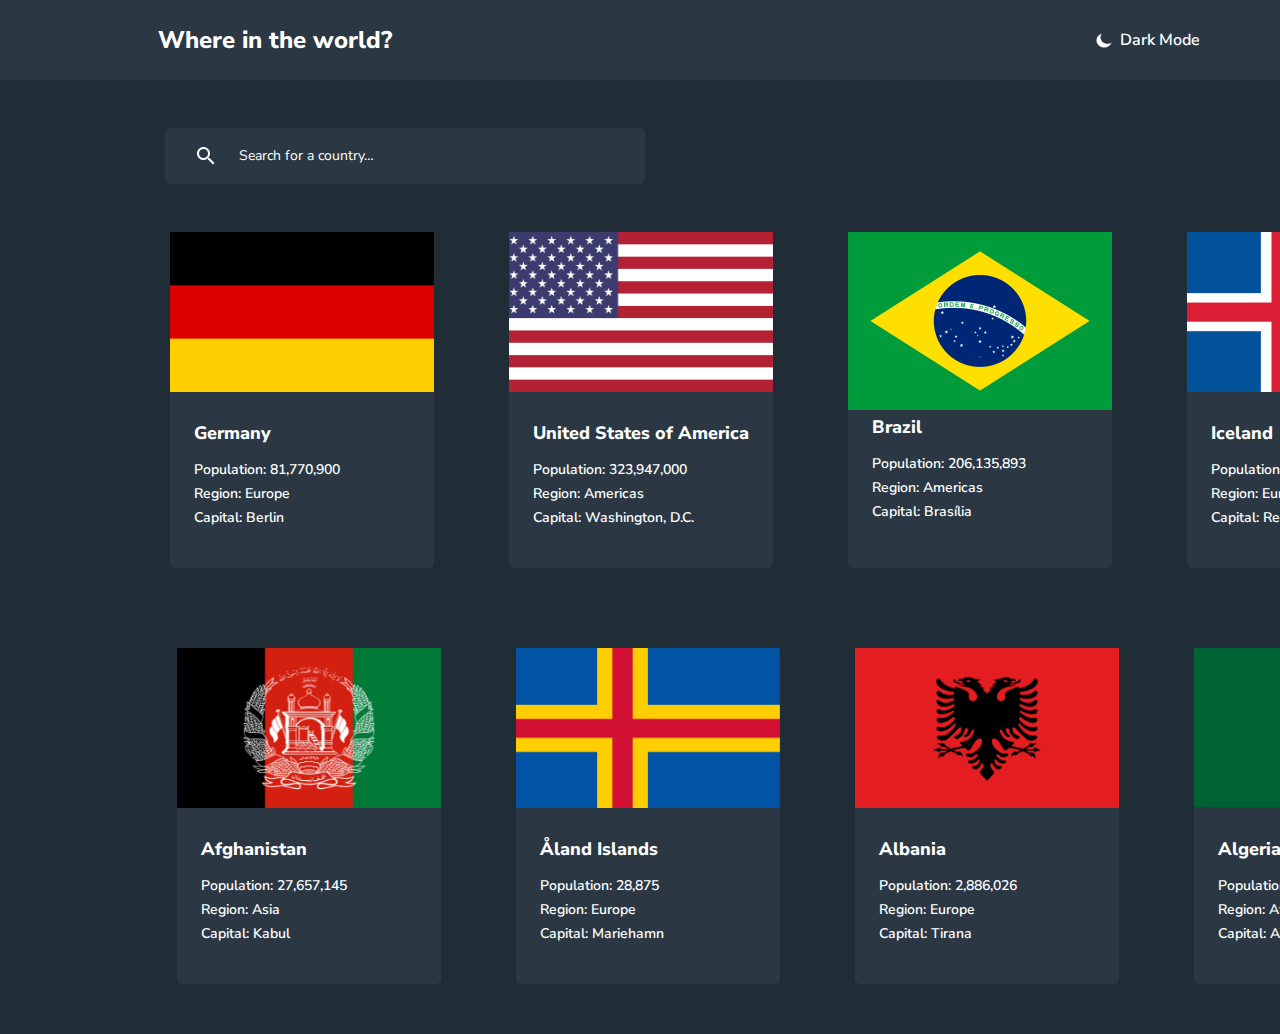
<file: index.html>
<!DOCTYPE html>
<html lang="en">

<head>
    <meta charset="UTF-8">
    <meta name="viewport" content="width=device-width, initial-scale=1.0">
    <title>Flags</title>
    <link rel="stylesheet" href="./style.css">
    <link rel="preconnect" href="https://fonts.googleapis.com">
    <link rel="preconnect" href="https://fonts.gstatic.com" crossorigin>
    <link
        href="https://fonts.googleapis.com/css2?family=Nunito+Sans:ital,opsz,wght@0,6..12,200..1000;1,6..12,200..1000&display=swap"
        rel="stylesheet">
</head>

<body>
    <header>
        <h1>Where in the world?</h1>
        <div class="dark_mode">
            <img src="./assets/icons/Path.png" alt="">
            <p class="dark_mode_txt">Dark Mode</p>
        </div>
    </header>
    <main>
        <div class="search_wrapper">
            <img src="./assets/icons/icon-search-white.png" alt="">
            <input placeholder="Search for a country…" type="text">
        </div>
        <div class="card_wrapper">


            <a href="./Germany/Germany.html">
                <div class="germany1">
                    <img class="germany_flag" src="./assets/img/My_fovorite_flag.png" alt="">
                    <p class="Bigest_text">Germany</p>
                    <div class="text_pace">
                        <p class="text_flag">Population: 81,770,900</p>
                        <p class="text_flag">Region: Europe</p>
                        <p class="text_flag">Capital: Berlin</p>
                    </div>
                </div>
            </a>

            <a href="./USA/USA.html">
                <div class="germany">
                    <img class="germany_flag" src="./assets/img/USA.png" alt="">
                    <p class="Bigest_text">United States of America</p>
                    <div class="text_pace">
                        <p class="text_flag">Population: 323,947,000</p>
                        <p class="text_flag">Region: Americas</p>
                        <p class="text_flag">Capital: Washington, D.C.</p>
                    </div>
                </div>
            </a>
            <a href="./Brazilian/Brazilian.html">
                <div class="germany">
                    <img class="germany_photo" src="./assets/img/Brazilian_phonk.png" alt="">
                    <p class="Bigest_text">Brazil</p>
                    <div class="text_pace">
                        <p class="text_flag">Population: 206,135,893</p>
                        <p class="text_flag">Region: Americas</p>
                        <p class="text_flag">Capital: Brasília</p>
                    </div>
                </div>
            </a>
            <a href="./IceLand/IceLand.html">
                <div class="germany">
                    <img class="germany_flag" src="./assets/img/IceLand.png" alt="">
                    <p class="Bigest_text">Iceland</p>
                    <div class="text_pace">
                        <p class="text_flag">Population: 334,300</p>
                        <p class="text_flag">Region: Europe</p>
                        <p class="text_flag">Capital: Reykjavík</p>
                    </div>
                </div>
            </a>
            <a href="./Afganistan/Afganistan.html">
                <div class="germany">
                    <img class="germany_flag" src="./assets/img/Afganistan.png" alt="">
                    <a class="Bigest_text">Afghanistan</a>
                    <div class="text_pace">
                        <p class="text_flag">Population: 27,657,145</p>
                        <p class="text_flag">Region: Asia</p>
                        <p class="text_flag">Capital: Kabul</p>
                    </div>
                </div>
            </a>
            <a href="./Aland/Aland.html">
                <div class="germany">
                    <img class="germany_flag" src="./assets/img/Aland.png" alt="">
                    <p class="Bigest_text">Åland Islands</p>
                    <div class="text_pace">
                        <p class="text_flag">Population: 28,875</p>
                        <p class="text_flag">Region: Europe</p>
                        <p class="text_flag">Capital: Mariehamn</p>
                    </div>
                </div>
            </a>
            <a href="./Albaina/Albina.html">
                <div class="germany">
                    <img class="germany_flag" src="./assets/img/Albania.png" alt="">
                    <p class="Bigest_text">Albania</p>
                    <div class="text_pace">
                        <p class="text_flag">Population: 2,886,026</p>
                        <p class="text_flag">Region: Europe</p>
                        <p class="text_flag">Capital: Tirana</p>
                    </div>
                </div>
            </a>
            <a href="./Algeria/Algeria.html">
                <div class="germany">
                    <img class="germany_flag" src="./assets/img/XZ.png" alt="">
                    <p class="Bigest_text">Algeria</p>
                    <div class="text_pace">
                        <p class="text_flag">Population: 40,400,000</p>
                        <p class="text_flag">Region: Africa</p>
                        <p class="text_flag">Capital: Algiers</p>
                    </div>
                </div>
        </div></a>

    </main>
</body>

</html>
</file>
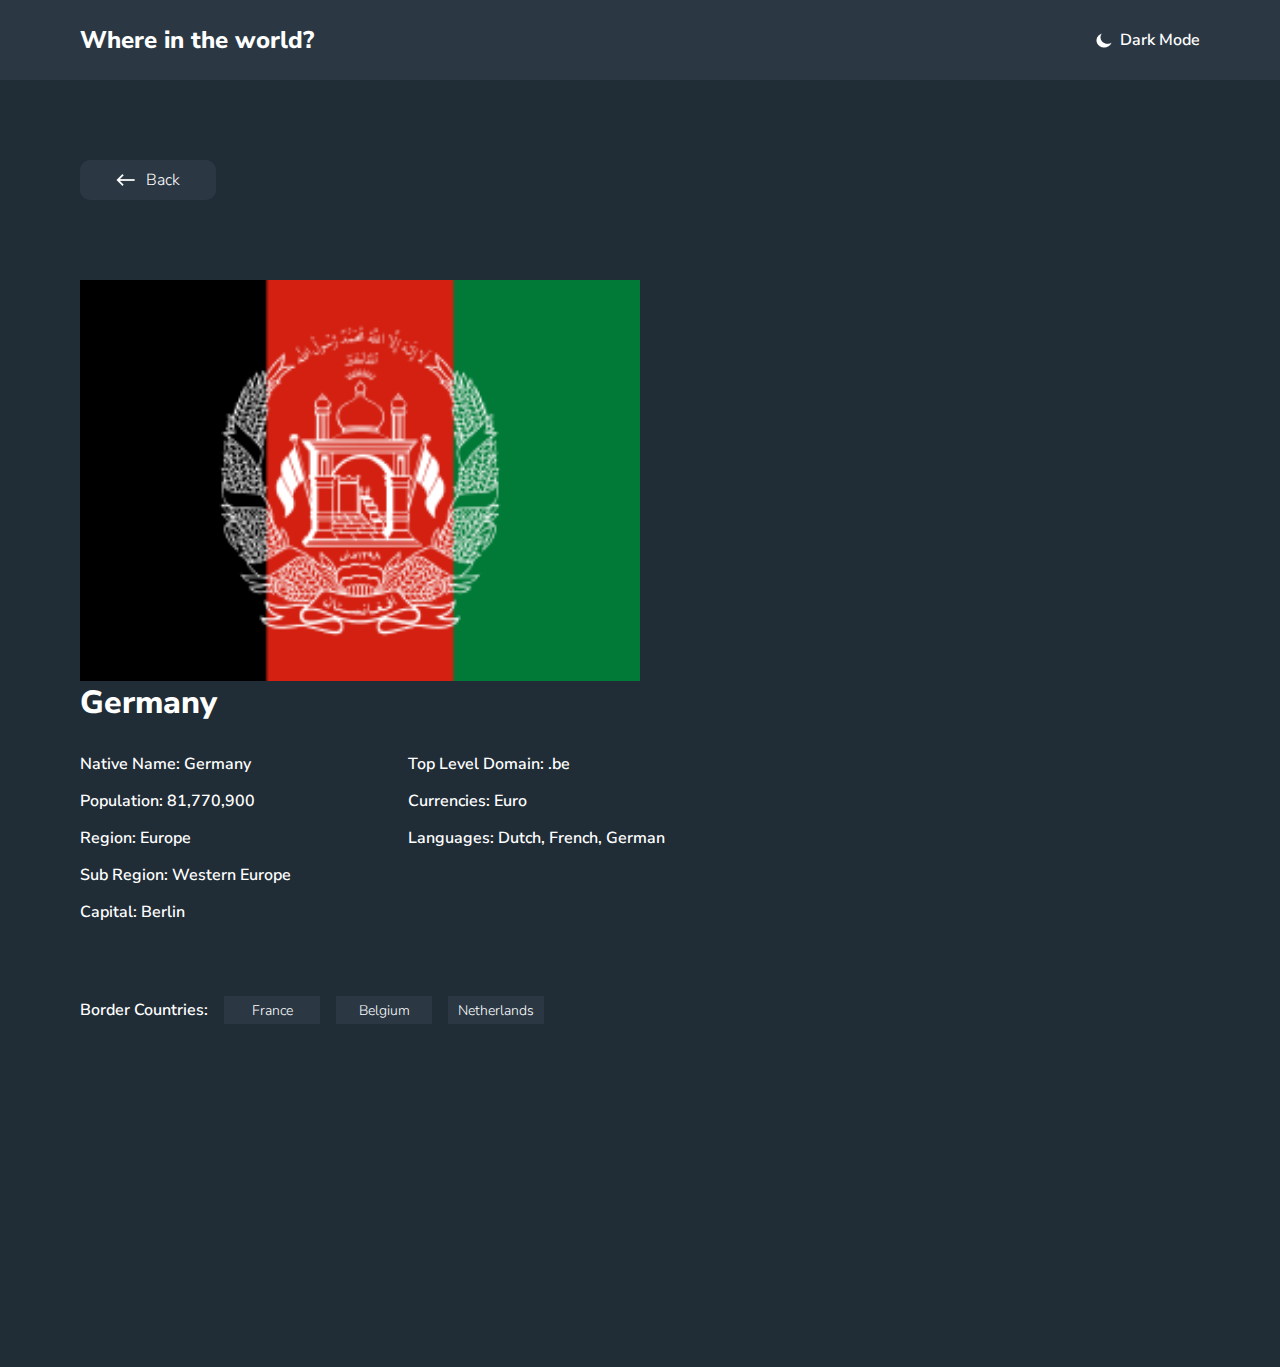
<file: Afganistan/Afganistan.html>
<!DOCTYPE html>
<html lang="en">

<head>
    <meta charset="UTF-8">
    <meta name="viewport" content="width=device-width, initial-scale=1.0">
    <title>Flags</title>
    <link rel="stylesheet" href="Afganistan.css">
    <link rel="preconnect" href="https://fonts.googleapis.com">
    <link rel="preconnect" href="https://fonts.gstatic.com" crossorigin>
    <link
        href="https://fonts.googleapis.com/css2?family=Nunito+Sans:ital,opsz,wght@0,6..12,200..1000;1,6..12,200..1000&display=swap"
        rel="stylesheet">
</head>

<body>
    <header>
        <h1>Where in the world?</h1>
        <div class="dark_mode">
            <img src="../assets/icons/Path.png" alt="">
            <p class="dark_mode_txt">Dark Mode</p>
        </div>
    </header>
    <main>
        <a href="../index.html">
            <button class="back_to_home_page"> <img src="../assets/icons/call-made.png" alt=""> Back</button>
        </a>
        <div class="all_in_one">
            <img class="flag_photo" src="../assets/img/Afganistan.png" alt="">
            <div class="wrapper_card">
                <p class="germany">Germany</p>
                <div class="IDK">
                    <div class="NPRSC">
                        <p class="german_text_ok">Native Name: Germany</p>
                        <p class="german_text_ok"> Population: 81,770,900</p>
                        <p class="german_text_ok"> Region: Europe</p>
                        <p class="german_text_ok"> Sub Region: Western Europe</p>
                        <p class="german_text_ok">Capital: Berlin</p>
                    </div>
                    <div class="TCL">
                        <p class="german_text_ok">Top Level Domain: .be</p>
                        <p class="german_text_ok">Currencies: Euro</p>
                        <p class="german_text_ok">Languages: Dutch, French, German</p>
                    </div>
                </div>
                <div class="BOXESIES">
                    <p class="border_countries">Border Countries: </p>
                    <div class="Boxes_button">
                        <button class="three_buttons">France</button>
                        <button class="three_buttons">Belgium</button>
                        <button class="three_buttons">Netherlands</button>
                    </div>
                </div>
            </div>
        </div>
    </main>
</body>

</html>
</file>
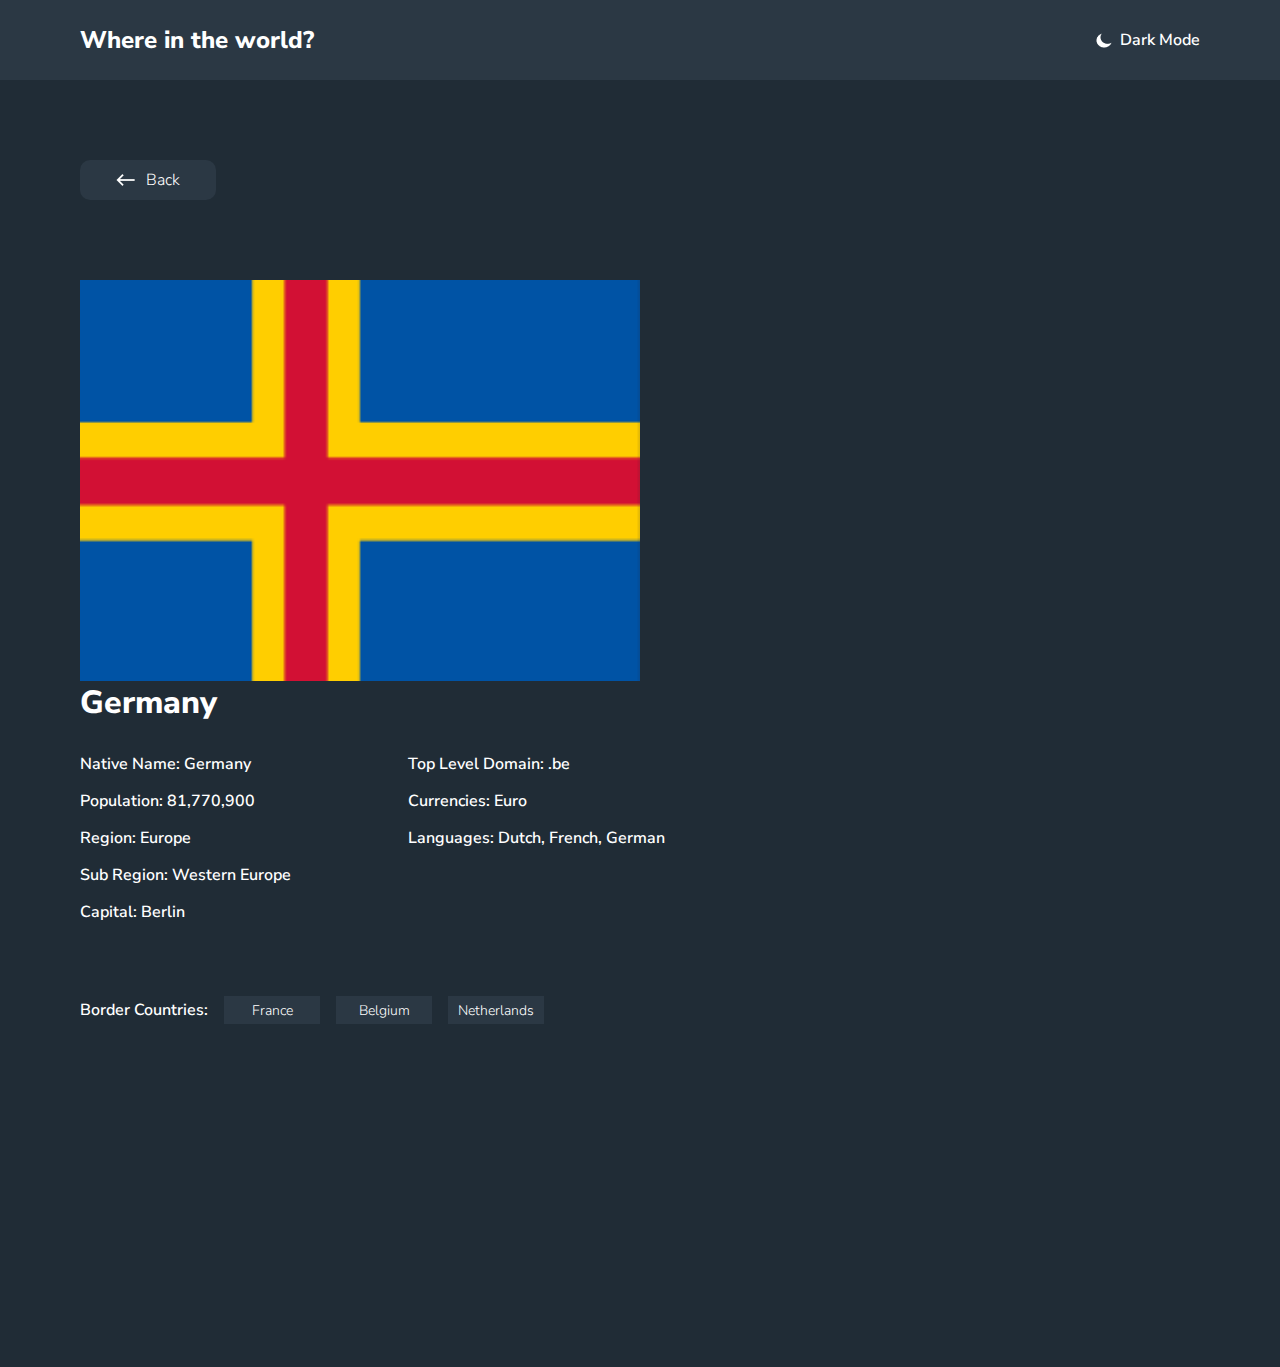
<file: Aland/Aland.html>
<!DOCTYPE html>
<html lang="en">

<head>
    <meta charset="UTF-8">
    <meta name="viewport" content="width=device-width, initial-scale=1.0">
    <title>Flags</title>
    <link rel="stylesheet" href="Aland.css">
    <link rel="preconnect" href="https://fonts.googleapis.com">
    <link rel="preconnect" href="https://fonts.gstatic.com" crossorigin>
    <link
        href="https://fonts.googleapis.com/css2?family=Nunito+Sans:ital,opsz,wght@0,6..12,200..1000;1,6..12,200..1000&display=swap"
        rel="stylesheet">
</head>

<body>
    <header>
        <h1>Where in the world?</h1>
        <div class="dark_mode">
            <img src="../assets/icons/Path.png" alt="">
            <p class="dark_mode_txt">Dark Mode</p>
        </div>
    </header>
    <main>
        <a href="../index.html">
            <button class="back_to_home_page"> <img src="../assets/icons/call-made.png" alt=""> Back</button>
        </a>
        <div class="all_in_one">
            <img class="flag_photo" src="../assets/img/Aland.png" alt="">
            <div class="wrapper_card">
                <p class="germany">Germany</p>
                <div class="IDK">
                    <div class="NPRSC">
                        <p class="german_text_ok">Native Name: Germany</p>
                        <p class="german_text_ok"> Population: 81,770,900</p>
                        <p class="german_text_ok"> Region: Europe</p>
                        <p class="german_text_ok"> Sub Region: Western Europe</p>
                        <p class="german_text_ok">Capital: Berlin</p>
                    </div>
                    <div class="TCL">
                        <p class="german_text_ok">Top Level Domain: .be</p>
                        <p class="german_text_ok">Currencies: Euro</p>
                        <p class="german_text_ok">Languages: Dutch, French, German</p>
                    </div>
                </div>
                <div class="BOXESIES">
                    <p class="border_countries">Border Countries: </p>
                    <div class="Boxes_button">
                        <button class="three_buttons">France</button>
                        <button class="three_buttons">Belgium</button>
                        <button class="three_buttons">Netherlands</button>
                    </div>
                </div>
            </div>
        </div>
    </main>
</body>

</html>
</file>
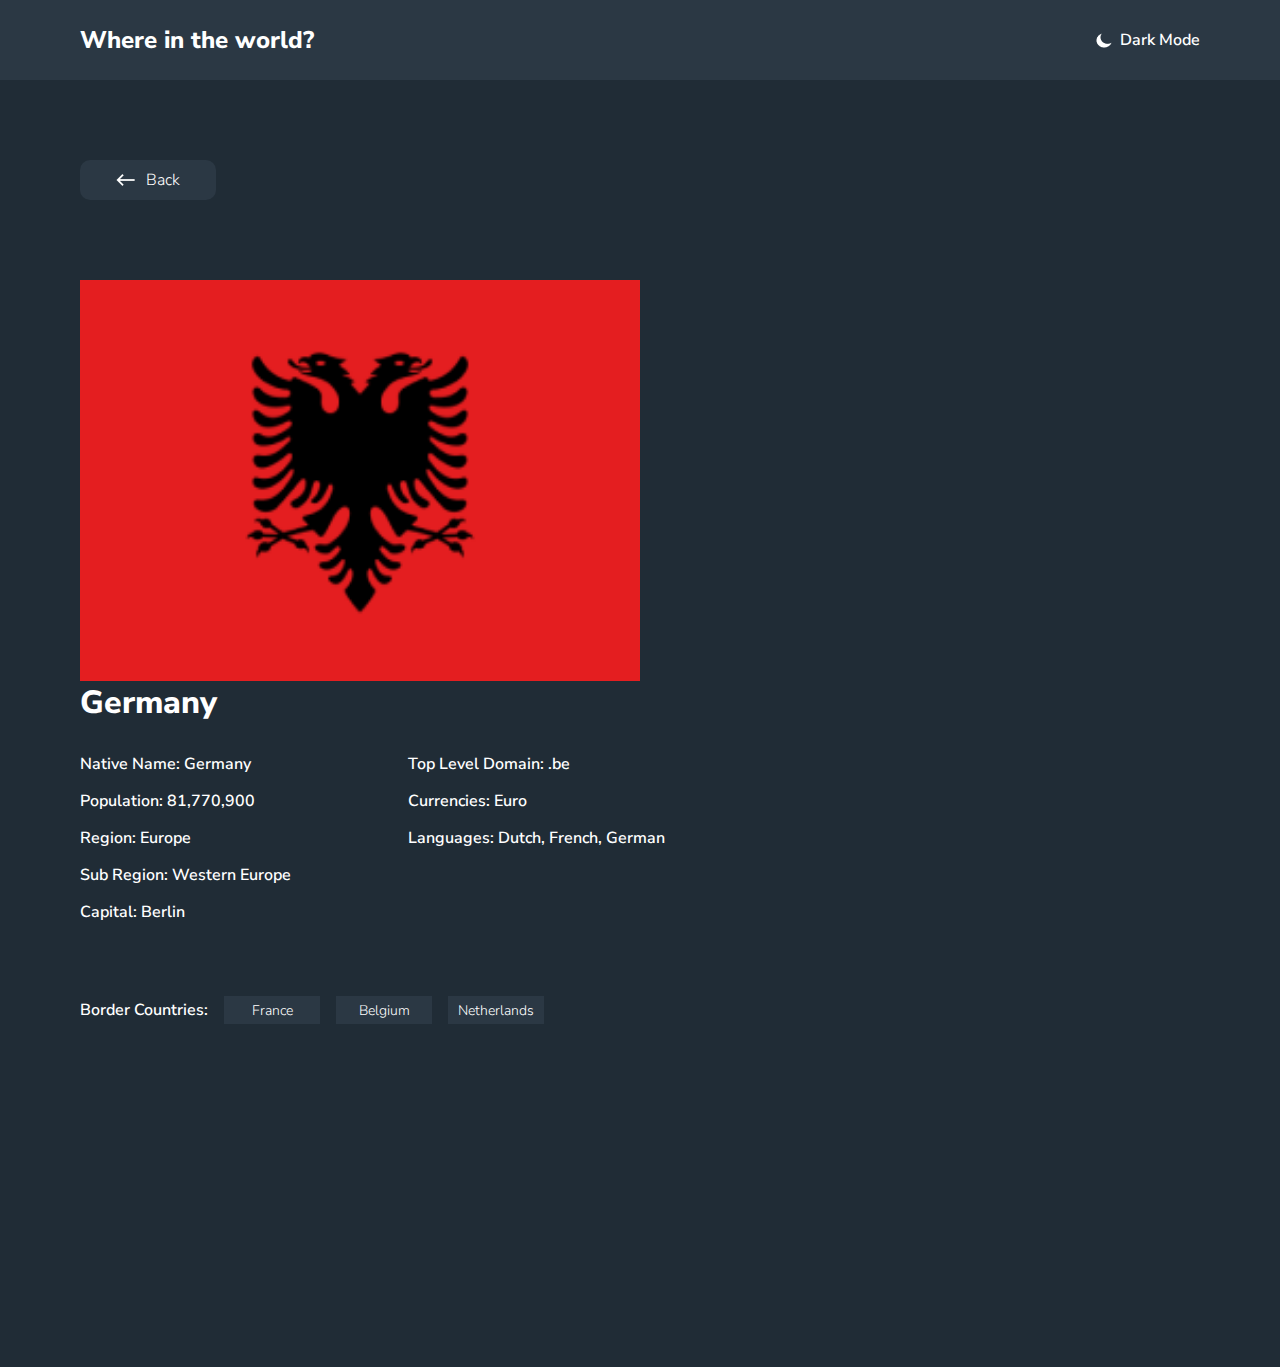
<file: Albaina/Albina.html>
<!DOCTYPE html>
<html lang="en">

<head>
    <meta charset="UTF-8">
    <meta name="viewport" content="width=device-width, initial-scale=1.0">
    <title>Flags</title>
    <link rel="stylesheet" href="Albina.css">
    <link rel="preconnect" href="https://fonts.googleapis.com">
    <link rel="preconnect" href="https://fonts.gstatic.com" crossorigin>
    <link
        href="https://fonts.googleapis.com/css2?family=Nunito+Sans:ital,opsz,wght@0,6..12,200..1000;1,6..12,200..1000&display=swap"
        rel="stylesheet">
</head>

<body>
    <header>
        <h1>Where in the world?</h1>
        <div class="dark_mode">
            <img src="../assets/icons/Path.png" alt="">
            <p class="dark_mode_txt">Dark Mode</p>
        </div>
    </header>
    <main>
        <a href="../index.html">
            <button class="back_to_home_page"> <img src="../assets/icons/call-made.png" alt=""> Back</button>
        </a>
        <div class="all_in_one">
            <img class="flag_photo" src="../assets/img/Albania.png" alt="">
            <div class="wrapper_card">
                <p class="germany">Germany</p>
                <div class="IDK">
                    <div class="NPRSC">
                        <p class="german_text_ok">Native Name: Germany</p>
                        <p class="german_text_ok"> Population: 81,770,900</p>
                        <p class="german_text_ok"> Region: Europe</p>
                        <p class="german_text_ok"> Sub Region: Western Europe</p>
                        <p class="german_text_ok">Capital: Berlin</p>
                    </div>
                    <div class="TCL">
                        <p class="german_text_ok">Top Level Domain: .be</p>
                        <p class="german_text_ok">Currencies: Euro</p>
                        <p class="german_text_ok">Languages: Dutch, French, German</p>
                    </div>
                </div>
                <div class="BOXESIES">
                    <p class="border_countries">Border Countries: </p>
                    <div class="Boxes_button">
                        <button class="three_buttons">France</button>
                        <button class="three_buttons">Belgium</button>
                        <button class="three_buttons">Netherlands</button>
                    </div>
                </div>
            </div>
        </div>
    </main>
</body>

</html>
</file>
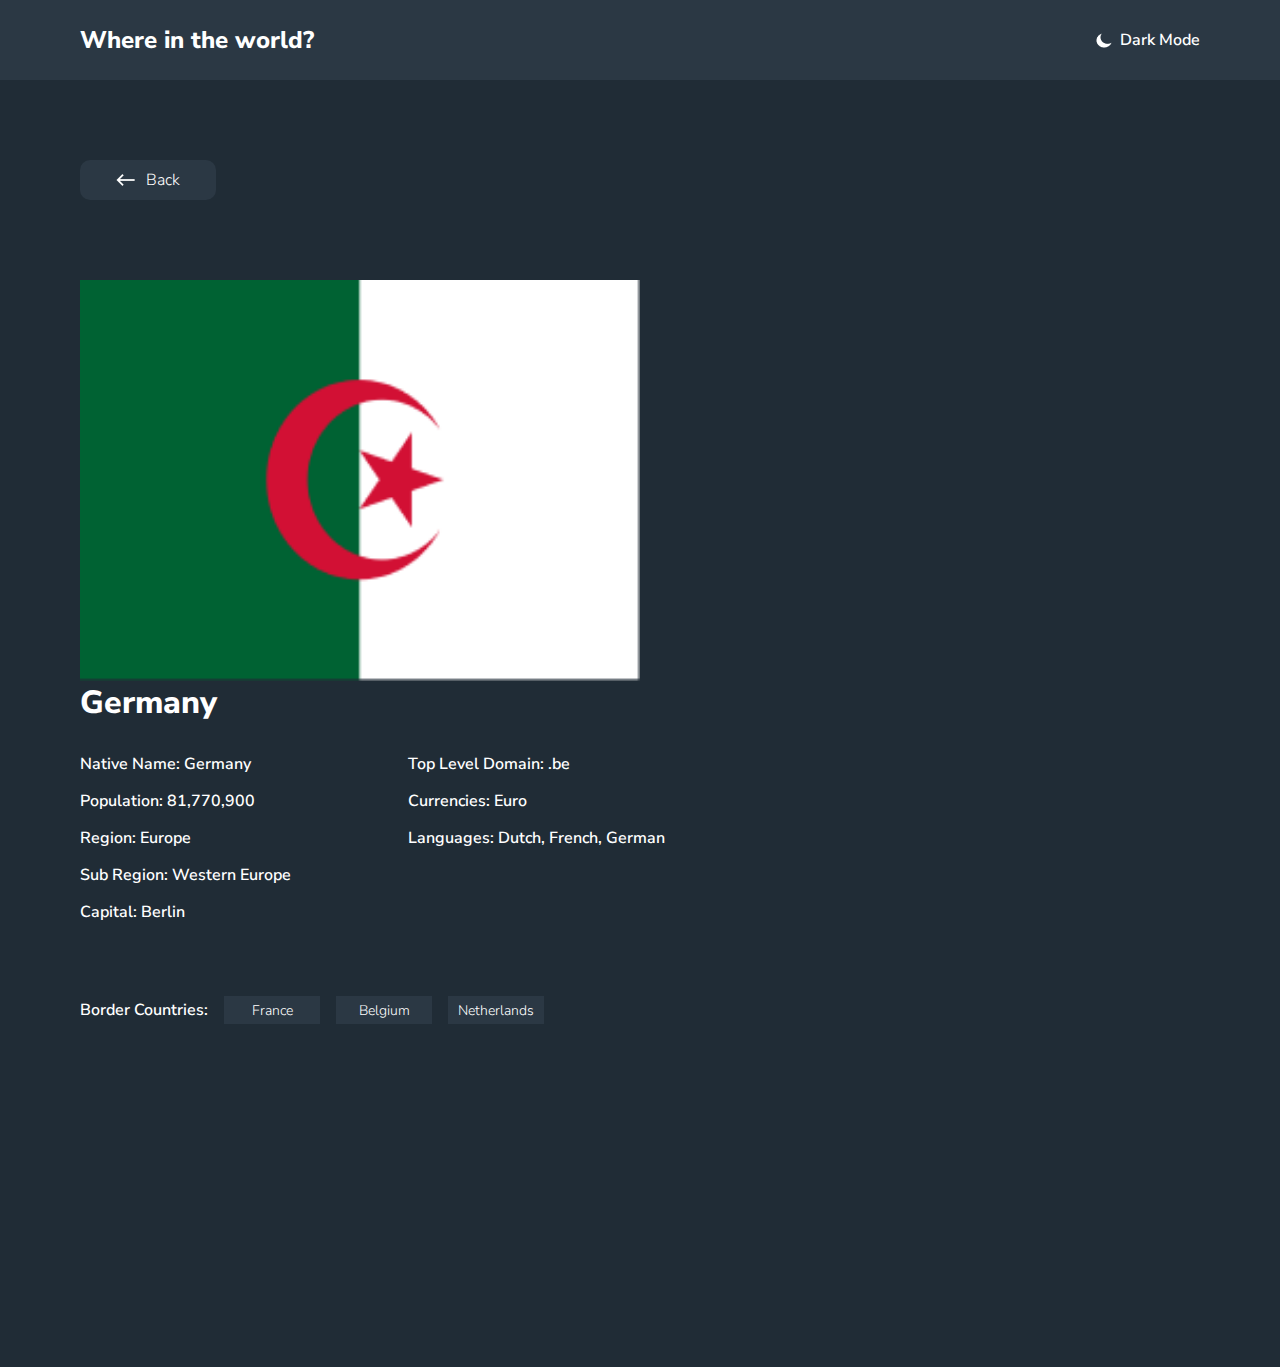
<file: Algeria/Algeria.html>
<!DOCTYPE html>
<html lang="en">

<head>
    <meta charset="UTF-8">
    <meta name="viewport" content="width=device-width, initial-scale=1.0">
    <title>Flags</title>
    <link rel="stylesheet" href="Algeria.css">
    <link rel="preconnect" href="https://fonts.googleapis.com">
    <link rel="preconnect" href="https://fonts.gstatic.com" crossorigin>
    <link
        href="https://fonts.googleapis.com/css2?family=Nunito+Sans:ital,opsz,wght@0,6..12,200..1000;1,6..12,200..1000&display=swap"
        rel="stylesheet">
</head>

<body>
    <header>
        <h1>Where in the world?</h1>
        <div class="dark_mode">
            <img src="../assets/icons/Path.png" alt="">
            <p class="dark_mode_txt">Dark Mode</p>
        </div>
    </header>
    <main>
        <a href="../index.html">
            <button class="back_to_home_page"> <img src="../assets/icons/call-made.png" alt=""> Back</button>
        </a>
        <div class="all_in_one">
            <img class="flag_photo" src="../assets/img/XZ.png" alt="">
            <div class="wrapper_card">
                <p class="germany">Germany</p>
                <div class="IDK">
                    <div class="NPRSC">
                        <p class="german_text_ok">Native Name: Germany</p>
                        <p class="german_text_ok"> Population: 81,770,900</p>
                        <p class="german_text_ok"> Region: Europe</p>
                        <p class="german_text_ok"> Sub Region: Western Europe</p>
                        <p class="german_text_ok">Capital: Berlin</p>
                    </div>
                    <div class="TCL">
                        <p class="german_text_ok">Top Level Domain: .be</p>
                        <p class="german_text_ok">Currencies: Euro</p>
                        <p class="german_text_ok">Languages: Dutch, French, German</p>
                    </div>
                </div>
                <div class="BOXESIES">
                    <p class="border_countries">Border Countries: </p>
                    <div class="Boxes_button">
                        <button class="three_buttons">France</button>
                        <button class="three_buttons">Belgium</button>
                        <button class="three_buttons">Netherlands</button>
                    </div>
                </div>
            </div>
        </div>
    </main>
</body>

</html>
</file>
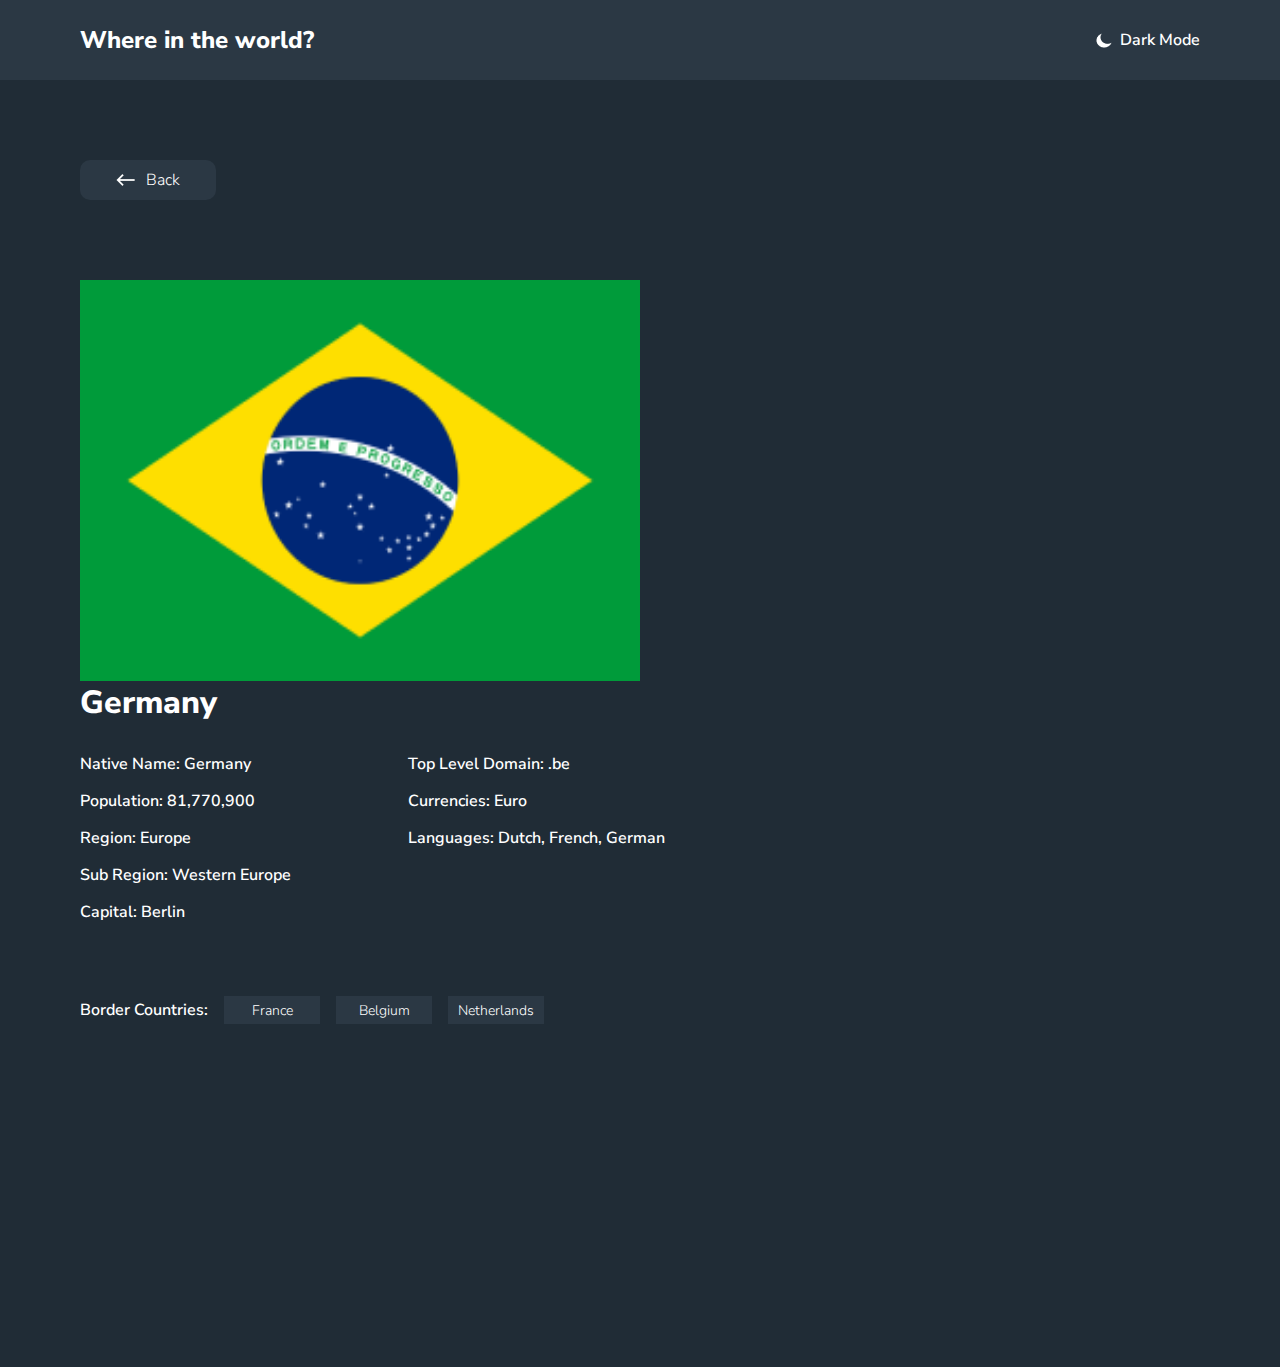
<file: Brazilian/Brazilian.html>
<!DOCTYPE html>
<html lang="en">

<head>
    <meta charset="UTF-8">
    <meta name="viewport" content="width=device-width, initial-scale=1.0">
    <title>Flags</title>
    <link rel="stylesheet" href="Brazilian.css">
    <link rel="preconnect" href="https://fonts.googleapis.com">
    <link rel="preconnect" href="https://fonts.gstatic.com" crossorigin>
    <link
        href="https://fonts.googleapis.com/css2?family=Nunito+Sans:ital,opsz,wght@0,6..12,200..1000;1,6..12,200..1000&display=swap"
        rel="stylesheet">
</head>

<body>
    <header>
        <h1>Where in the world?</h1>
        <div class="dark_mode">
            <img src="../assets/icons/Path.png" alt="">
            <p class="dark_mode_txt">Dark Mode</p>
        </div>
    </header>
    <main>
        <a href="../index.html">
            <button class="back_to_home_page"> <img src="../assets/icons/call-made.png" alt=""> Back</button>
        </a>
        <div class="all_in_one">
            <img class="flag_photo" src="../assets/img/Brazilian_phonk.png" alt="">
            <div class="wrapper_card">
                <p class="germany">Germany</p>
                <div class="IDK">
                    <div class="NPRSC">
                        <p class="german_text_ok">Native Name: Germany</p>
                        <p class="german_text_ok"> Population: 81,770,900</p>
                        <p class="german_text_ok"> Region: Europe</p>
                        <p class="german_text_ok"> Sub Region: Western Europe</p>
                        <p class="german_text_ok">Capital: Berlin</p>
                    </div>
                    <div class="TCL">
                        <p class="german_text_ok">Top Level Domain: .be</p>
                        <p class="german_text_ok">Currencies: Euro</p>
                        <p class="german_text_ok">Languages: Dutch, French, German</p>
                    </div>
                </div>
                <div class="BOXESIES">
                    <p class="border_countries">Border Countries: </p>
                    <div class="Boxes_button">
                        <button class="three_buttons">France</button>
                        <button class="three_buttons">Belgium</button>
                        <button class="three_buttons">Netherlands</button>
                    </div>
                </div>
            </div>
        </div>
    </main>
</body>

</html>
</file>
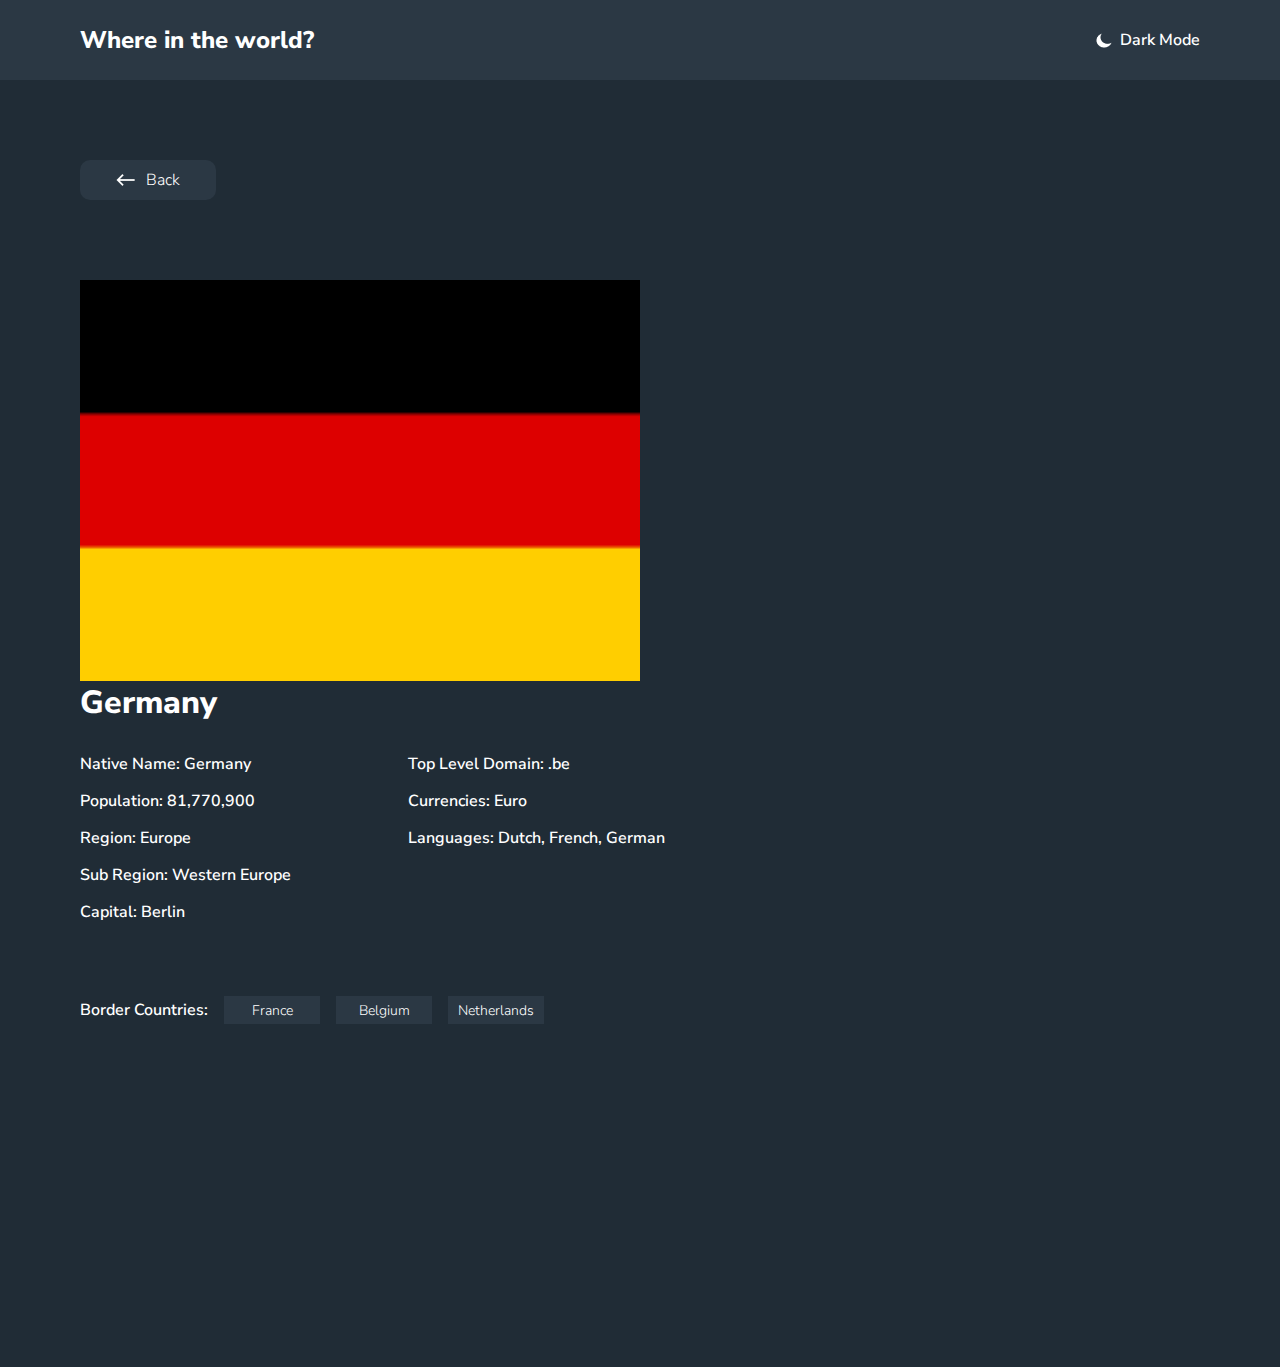
<file: Germany/Germany.html>
<!DOCTYPE html>
<html lang="en">

<head>
    <meta charset="UTF-8">
    <meta name="viewport" content="width=device-width, initial-scale=1.0">
    <title>Flags</title>
    <link rel="preconnect" href="https://fonts.googleapis.com">
    <link rel="preconnect" href="https://fonts.gstatic.com" crossorigin>
    <link rel="stylesheet" href="Germany.css">
    <link
        href="https://fonts.googleapis.com/css2?family=Nunito+Sans:ital,opsz,wght@0,6..12,200..1000;1,6..12,200..1000&display=swap"
        rel="stylesheet">
</head>

<body>
    <header>
        <h1>Where in the world?</h1>
        <div class="dark_mode">
            <img src="../assets/icons/Path.png" alt="">
            <p class="dark_mode_txt">Dark Mode</p>
        </div>
    </header>
    <main>
        <a href="../index.html">
            <button class="back_to_home_page"> <img src="../assets/icons/call-made.png" alt=""> Back</button>
        </a>
        <div class="all_in_one">
            <img class="flag_photo" src="../assets/img/My_fovorite_flag.png" alt="">
            <div class="wrapper_card">
                <p class="germany">Germany</p>
                <div class="IDK">
                    <div class="NPRSC">
                        <p class="german_text_ok">Native Name: Germany</p>
                        <p class="german_text_ok"> Population: 81,770,900</p>
                        <p class="german_text_ok"> Region: Europe</p>
                        <p class="german_text_ok"> Sub Region: Western Europe</p>
                        <p class="german_text_ok">Capital: Berlin</p>
                    </div>
                    <div class="TCL">
                        <p class="german_text_ok">Top Level Domain: .be</p>
                        <p class="german_text_ok">Currencies: Euro</p>
                        <p class="german_text_ok">Languages: Dutch, French, German</p>
                    </div>
                </div>
                <div class="BOXESIES">
                    <p class="border_countries">Border Countries: </p>
                    <div class="Boxes_button">
                        <button class="three_buttons">France</button>
                        <button class="three_buttons">Belgium</button>
                        <button class="three_buttons">Netherlands</button>
                    </div>
                </div>
            </div>
        </div>
    </main>
</body>

</html>
</file>
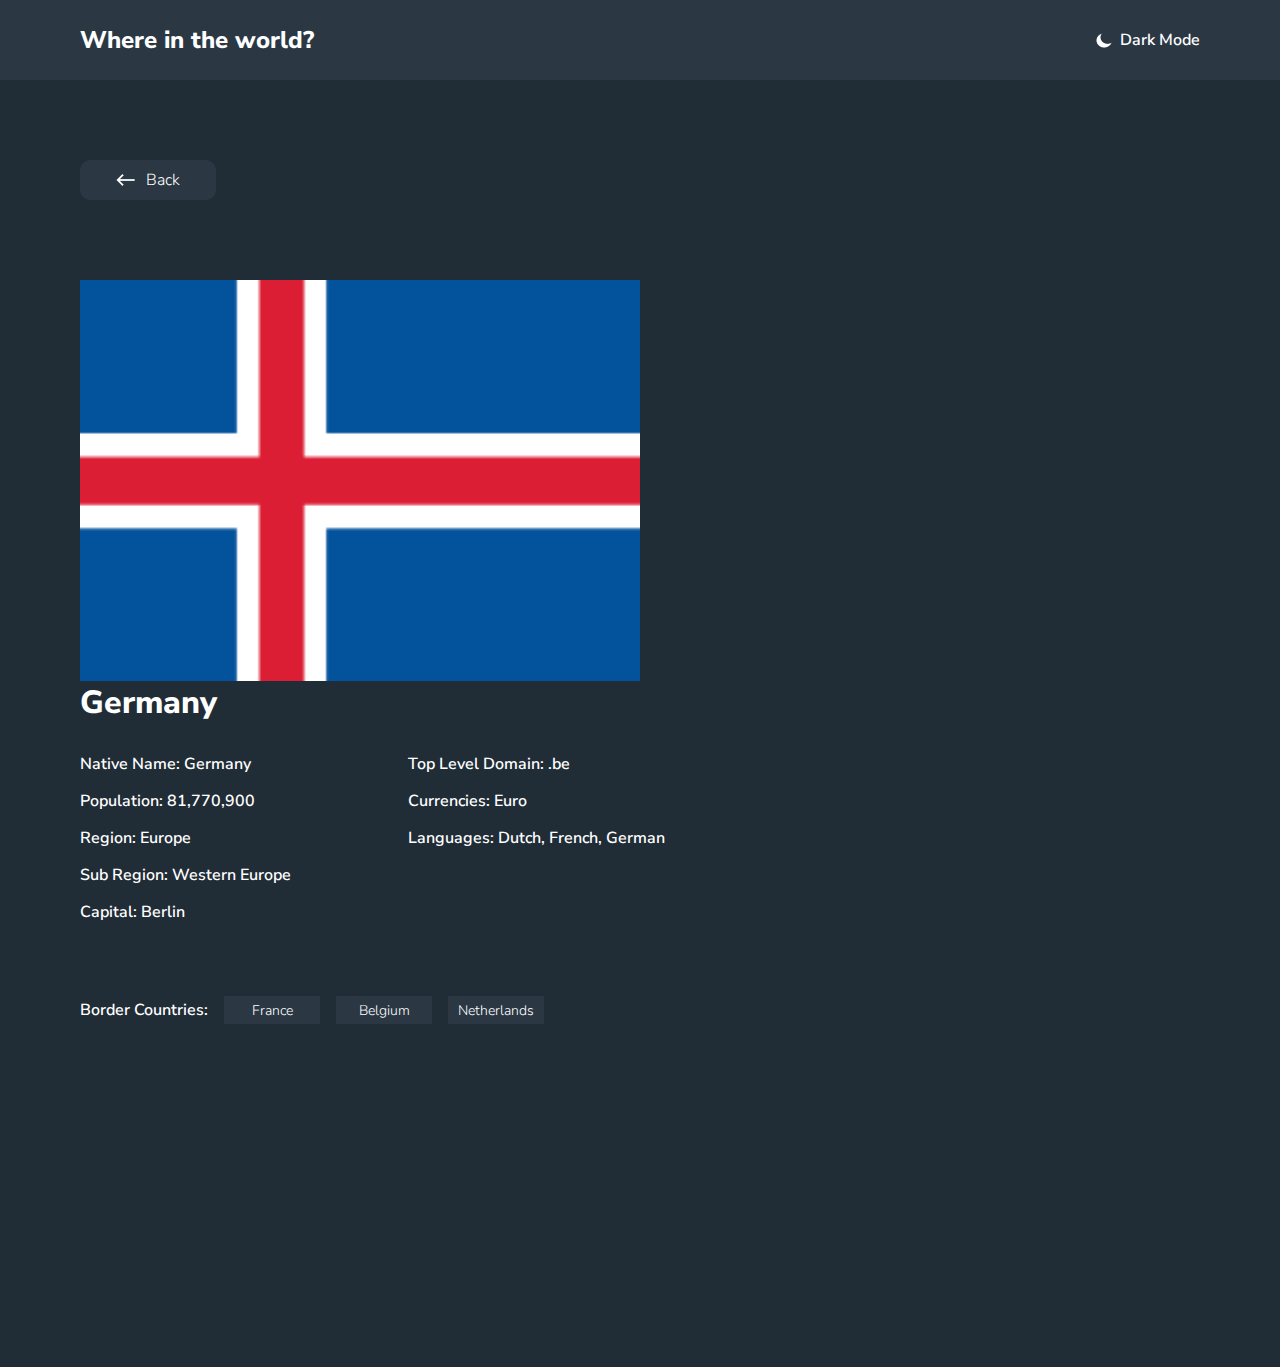
<file: IceLand/IceLand.html>
<!DOCTYPE html>
<html lang="en">

<head>
    <meta charset="UTF-8">
    <meta name="viewport" content="width=device-width, initial-scale=1.0">
    <title>Flags</title>
    <link rel="preconnect" href="https://fonts.googleapis.com">
    <link rel="preconnect" href="https://fonts.gstatic.com" crossorigin>
    <link rel="stylesheet" href="IceLand.css">
    <link
        href="https://fonts.googleapis.com/css2?family=Nunito+Sans:ital,opsz,wght@0,6..12,200..1000;1,6..12,200..1000&display=swap"
        rel="stylesheet">
</head>

<body>
    <header>
        <h1>Where in the world?</h1>
        <div class="dark_mode">
            <img src="../assets/icons/Path.png" alt="">
            <p class="dark_mode_txt">Dark Mode</p>
        </div>
    </header>
    <main>
        <a href="../index.html">
            <button class="back_to_home_page"> <img src="../assets/icons/call-made.png" alt=""> Back</button>
        </a>
        <div class="all_in_one">
            <img class="flag_photo" src="../assets/img/IceLand.png" alt="">
            <div class="wrapper_card">
                <p class="germany">Germany</p>
                <div class="IDK">
                    <div class="NPRSC">
                        <p class="german_text_ok">Native Name: Germany</p>
                        <p class="german_text_ok"> Population: 81,770,900</p>
                        <p class="german_text_ok"> Region: Europe</p>
                        <p class="german_text_ok"> Sub Region: Western Europe</p>
                        <p class="german_text_ok">Capital: Berlin</p>
                    </div>
                    <div class="TCL">
                        <p class="german_text_ok">Top Level Domain: .be</p>
                        <p class="german_text_ok">Currencies: Euro</p>
                        <p class="german_text_ok">Languages: Dutch, French, German</p>
                    </div>
                </div>
                <div class="BOXESIES">
                    <p class="border_countries">Border Countries: </p>
                    <div class="Boxes_button">
                        <button class="three_buttons">France</button>
                        <button class="three_buttons">Belgium</button>
                        <button class="three_buttons">Netherlands</button>
                    </div>
                </div>
            </div>
        </div>
    </main>
</body>

</html>
</file>
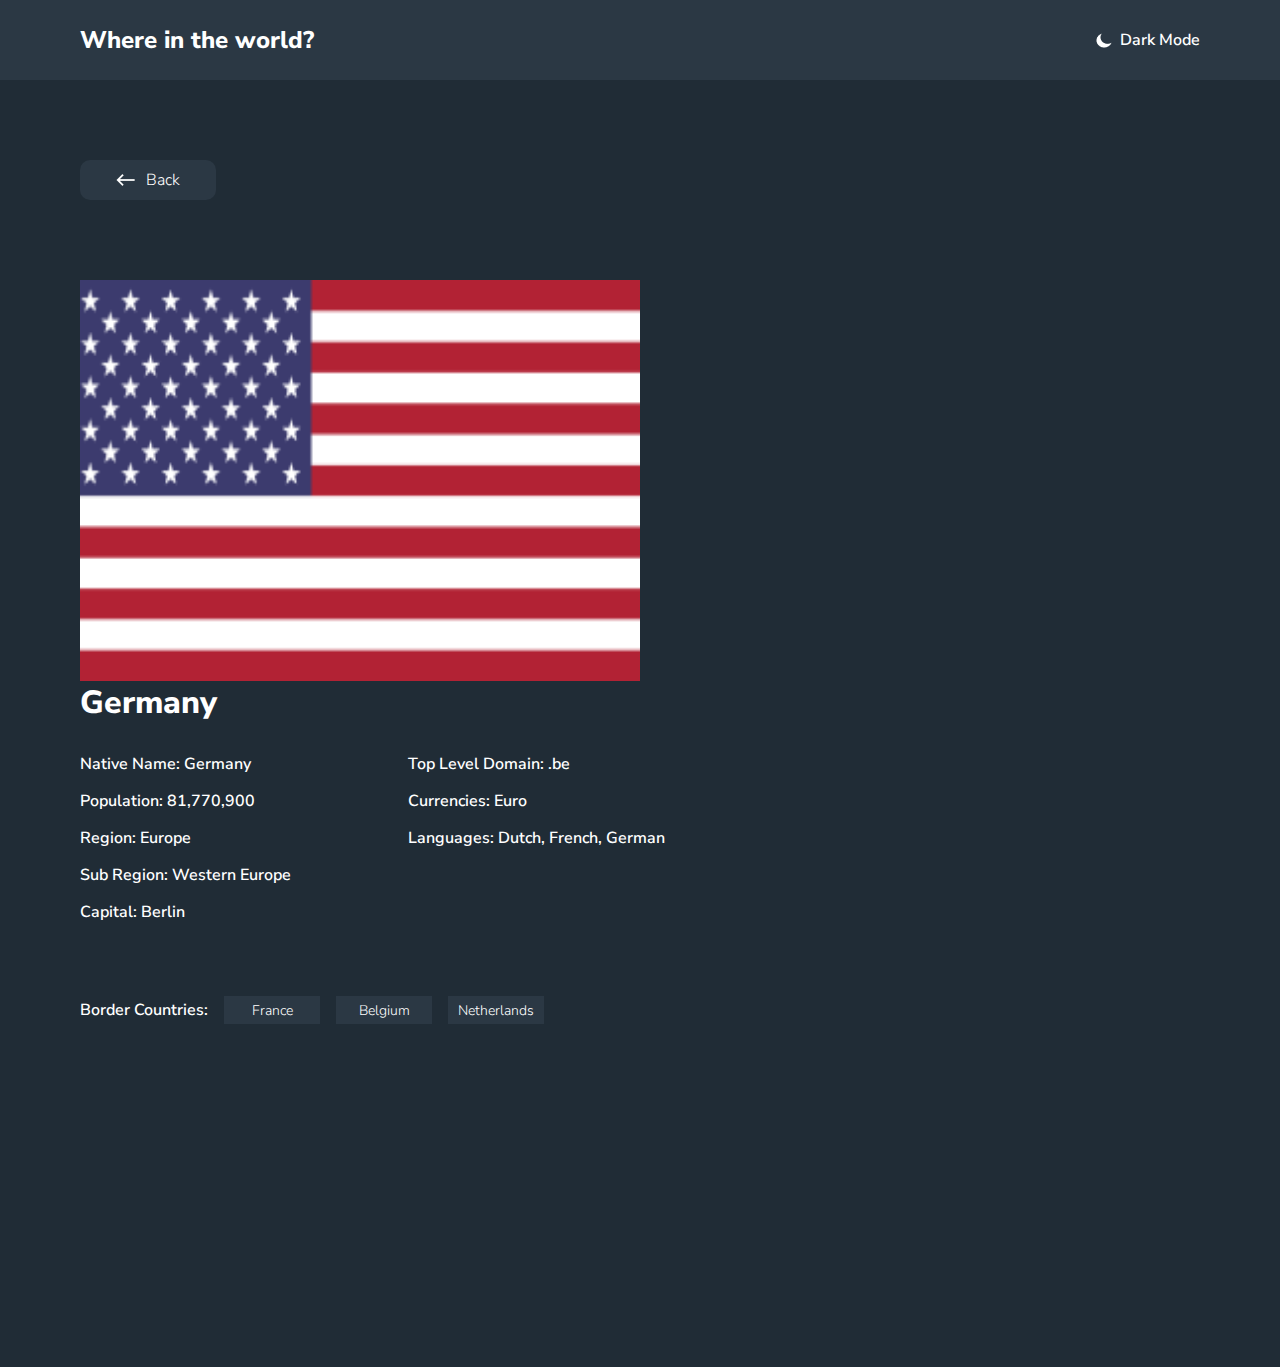
<file: USA/USA.html>
<!DOCTYPE html>
<html lang="en">

<head>
    <meta charset="UTF-8">
    <meta name="viewport" content="width=device-width, initial-scale=1.0">
    <title>Flags</title>
    <link rel="stylesheet" href="USA.css">
    <link rel="preconnect" href="https://fonts.googleapis.com">
    <link rel="preconnect" href="https://fonts.gstatic.com" crossorigin>
    <link href="https://fonts.googleapis.com/css2?family=Nunito+Sans:ital,opsz,wght@0,6..12,200..1000;1,6..12,200..1000&display=swap" rel="stylesheet">
</head>

<body>
    <header>
        <h1>Where in the world?</h1>
        <div class="dark_mode">
            <img src="../assets/icons/Path.png" alt="">
            <p class="dark_mode_txt">Dark Mode</p>
        </div>
    </header>
    <main>
        <a href="../index.html">
            <button class="back_to_home_page"> <img src="../assets/icons/call-made.png" alt=""> Back</button>
        </a>
        <div class="all_in_one">
            <img class="flag_photo" src="../assets/img/USA.png" alt="">
            <div class="wrapper_card">
                <p class="germany">Germany</p>
                <div class="IDK">
                    <div class="NPRSC">
                        <p class="german_text_ok">Native Name: Germany</p>
                        <p class="german_text_ok"> Population: 81,770,900</p>
                        <p class="german_text_ok"> Region: Europe</p>
                        <p class="german_text_ok"> Sub Region: Western Europe</p>
                        <p class="german_text_ok">Capital: Berlin</p>
                    </div>
                    <div class="TCL">
                        <p class="german_text_ok">Top Level Domain: .be</p>
                        <p class="german_text_ok">Currencies: Euro</p>
                        <p class="german_text_ok">Languages: Dutch, French, German</p>
                    </div>
                </div>
                <div class="BOXESIES">
                    <p class="border_countries">Border Countries: </p>
                    <div class="Boxes_button">
                        <button class="three_buttons">France</button>
                        <button class="three_buttons">Belgium</button>
                        <button class="three_buttons">Netherlands</button>
                    </div>
                </div>
            </div>
        </div>
    </main>
</body>

</html>
</file>
<file: style.css>
* {
    margin: 0;
    padding: 0;
    box-sizing: border-box;
}

header {
    width: 100%;
    height: 80px;
    background-color: #2B3844;
    display: flex;
    justify-content: space-between;
    align-items: center;
    padding-left: 80px;
    padding-right: 80px;
}

.dark_mode {
    display: flex;
    gap: 8px;
    align-items: center;
}

a{
    text-decoration: none;
    padding: 0;
    margin: 0;
    box-sizing: border-box;
}

h1 {
    font-family: Nunito Sans;
    font-size: 24px;
    font-weight: 800;
    line-height: 33px;
    letter-spacing: 0px;
    color: #FFFFFF;
    margin: 78px;
}


.dark_mode {
    color: white;
    font-family: Nunito Sans;
    font-size: 16px;
    font-weight: 600;
    line-height: 22px;
    letter-spacing: 0px;
}

main {
    background-color: #202C36;
    width: 100%;
    padding-top: 48px;
    padding-left: 80px;
}

input {
    background: none;
    border: none;
    outline: none;
    font-family: Nunito Sans;
    font-size: 14px;
    font-weight: 400;
    line-height: 20px;
    letter-spacing: 0px;
    color: white;
}

input::placeholder {
    color: white;
    font-family: Nunito Sans;
    font-size: 14px;
    font-weight: 400;
    line-height: 20px;
    letter-spacing: 0px;
    color: white;
}

.search_wrapper {
    width: 480px;
    height: 56px;
    background: #2B3844;
    border-radius: 5px;
    display: flex;
    align-items: center;
    padding-left: 32px;
    margin-left: 85px;
    gap: 24px;
}

.card_wrapper {
    width: 1400px;
    height: 850px;
    padding-top: 48px;
    padding-bottom: 45px;
    display: flex;
    justify-content: center;
    gap: 75px;
    flex-wrap: wrap;
}

.germany_flag {
    width: 100%;
    height: 160px;
    margin-bottom: 24px;
}

.germany {
    background-color: #2B3844;
    width: 264px;
    height: 336px;
    border-radius: 5px;
    transition: all 1s;
}
.germany1{
    background-color: #2B3844;
    width: 264px;
    height: 336px;
    border-radius: 5px;
    transition: all 1s;
    margin-left: 60px;
}

.germany:hover {
    transition: all 1s;
    transform: scale(1.1);
}

.text_flag {
    font-family: Nunito Sans;
    font-size: 14px;
    font-weight: 600;
    line-height: 16px;
    letter-spacing: 0px;
    color: white;
}

.Bigest_text {
    margin-left: 24px;
    color: white;
    font-family: Nunito Sans;
    font-size: 18px;
    font-weight: 800;
    line-height: 26px;
    letter-spacing: 0px;
    text-decoration: none;
}

.text_pace {
    margin-top: 16px;
    margin-left: 24px;
    display: flex;
    flex-direction: column;
    gap: 8px;
}

@media(max-width:450px) {

    header {
        padding: 31px 16px;
    }

    h1 {
        font-family: Nunito Sans;
        font-size: 14px;
        font-weight: 800;
        line-height: 20px;
        letter-spacing: 0px;
         margin: 0;
    }

    .dark_mode {
        font-family: Nunito Sans;
        font-size: 12px;
        font-weight: 600;
        line-height: 16px;
        letter-spacing: 0px;
        text-align: left;
    }

    main {
        padding: 16px 24px;
    }

    .search_wrapper {
        width: 100%;
        margin: 0px;
    }
    .card_wrapper {
        width: 100%;
        height: 100%;
        padding-top: 48px;
        padding-bottom: 45px;
        display: flex;
        justify-content: center;
        gap: 75px;
        flex-wrap: wrap;
    }

}
</file>
<file: Afganistan/Afganistan.css>
* {
    margin: 0;
    padding: 0;
    box-sizing: border-box;
}

header {
    width: 100%;
    height: 80px;
    background-color: #2B3844;
    display: flex;
    justify-content: space-between;
    align-items: center;
    padding-left: 80px;
    padding-right: 80px;
}

h1 {
    font-family: Nunito Sans;
    font-size: 24px;
    font-weight: 800;
    line-height: 33px;
    letter-spacing: 0px;
    color: #FFFFFF;
}

.dark_mode {
    display: flex;
    gap: 8px;
    align-items: center;
}

.dark_mode_txt {
    color: white;
    font-family: Nunito Sans;
    font-size: 16px;
    font-weight: 600;
    line-height: 22px;
    letter-spacing: 0px;
}

main {
    background-color: #202C36;
    padding: 80px 80px;
}

.back_to_home_page {
    color: white;
    background: none;
    border: none;
    font-family: Nunito Sans;
    font-size: 16px;
    font-weight: 300;
    line-height: 20px;
    letter-spacing: 0px;
    display: flex;
    justify-content: center;
    gap: 10px;
    align-items: center;
}

a {
    text-decoration: none;
    width: 136px;
    height: 40px;
    background-color: #2B3844;
    display: flex;
    justify-content: center;
    align-items: center;
    border-radius: 10px;
    transition: all 1s;
}

a:hover {
    transition: all 1s;
    transform: scale(1.2);
}

.all_in_one {
    padding-top: 80px;
    padding-bottom: 263px;
    display: flex;
    align-items: center;
    flex-wrap: wrap;
}

.flag_photo {
    width: 560px;
    height: 401px;
    margin-right: 144px;
}

.germany {
    color: white;
    font-family: Nunito Sans;
    font-size: 32px;
    font-weight: 800;
    line-height: 44px;
    letter-spacing: 0px;
}

.border_countries {
    color: white;
    font-family: Nunito Sans;
    font-size: 16px;
    font-weight: 600;
    line-height: 24px;
    letter-spacing: 0px;
}

.IDK {
    display: flex;
    flex-wrap: wrap;
}

.NPRSC {
    margin-right: 117px;
    margin-top: 23px;
    display: flex;
    flex-direction: column;
    gap: 5px;
}

.TCL {
    margin-top: 23px;
    display: flex;
    flex-direction: column;
    gap: 5px;
}

.german_text_ok {
    color: white;
    font-family: Nunito Sans;
    font-size: 16px;
    font-weight: 600;
    line-height: 32px;
    letter-spacing: 0px;
    text-align: left;
}

.Boxes_button {
    display: flex;
    justify-content: center;
    gap: 16px;
    align-items: center;
}

.three_buttons {
    background-color: #2B3844;
    border: none;
    width: 96px;
    height: 28px;
    display: flex;
    justify-content: center;
    align-items: center;
    color: white;
    font-family: Nunito Sans;
    font-size: 14px;
    font-weight: 300;
    line-height: 19px;
    letter-spacing: 0px;
    transition: all 1s;
}

.last_buttons:hover {
    transition: all 1s;
    transform: scale(1.1);
}

.BOXESIES {
    margin-top: 68px;
    display: flex;
    gap: 16px;
    align-items: center;
    flex-wrap: wrap;
}




@media(max-width:450px) {

    header {
        padding: 31px 16px;
    }

    h1 {
        font-family: Nunito Sans;
        font-size: 14px;
        font-weight: 800;
        line-height: 20px;
        letter-spacing: 0px;
    }

    .dark_mode {
        font-family: Nunito Sans;
        font-size: 12px;
        font-weight: 600;
        line-height: 16px;
        letter-spacing: 0px;
        text-align: left;
    }

    main {
        padding: 40px 28px;
    }

    .all_in_one {
        padding-bottom: 22px;
    }

    .flag_photo {
        width: 100%;
        height: 275px;

    }

    .wrapper_card {
        margin-top: 44px;
    }

    .TCL {
        margin-top: 32px;
    }

    .BOXESIES {
        margin-top: 32px;
    }

}
</file>
<file: Aland/Aland.css>
* {
    margin: 0;
    padding: 0;
    box-sizing: border-box;
}

header {
    width: 100%;
    height: 80px;
    background-color: #2B3844;
    display: flex;
    justify-content: space-between;
    align-items: center;
    padding-left: 80px;
    padding-right: 80px;
}

h1 {
    font-family: Nunito Sans;
    font-size: 24px;
    font-weight: 800;
    line-height: 33px;
    letter-spacing: 0px;
    color: #FFFFFF;
}

.dark_mode_txt {
    color: white;
    font-family: Nunito Sans;
    font-size: 16px;
    font-weight: 600;
    line-height: 22px;
    letter-spacing: 0px;
}

main {
    background-color: #202C36;
    padding: 80px 80px;
}

.back_to_home_page {
    color: white;
    background: none;
    border: none;
    font-family: Nunito Sans;
    font-size: 16px;
    font-weight: 300;
    line-height: 20px;
    letter-spacing: 0px;
    display: flex;
    justify-content: center;
    gap: 10px;
    align-items: center;
}

a {
    text-decoration: none;
    width: 136px;
    height: 40px;
    background-color: #2B3844;
    display: flex;
    justify-content: center;
    align-items: center;
    border-radius: 10px;
    transition: all 1s;
}

a:hover {
    transition: all 1s;
    transform: scale(1.2);
}

.all_in_one {
    padding-top: 80px;
    padding-bottom: 263px;
    display: flex;
    align-items: center;
    flex-wrap: wrap;
}

.flag_photo {
    width: 560px;
    height: 401px;
    margin-right: 144px;
}

.germany {
    color: white;
    font-family: Nunito Sans;
    font-size: 32px;
    font-weight: 800;
    line-height: 44px;
    letter-spacing: 0px;
}

.IDK {
    display: flex;
    flex-wrap: wrap;
}



.german_text_ok {
    color: white;
    font-family: Nunito Sans;
    font-size: 16px;
    font-weight: 600;
    line-height: 32px;
    letter-spacing: 0px;
    text-align: left;
}

.dark_mode {
    display: flex;
    gap: 8px;
    align-items: center;
}


.NPRSC {
    margin-right: 117px;
    margin-top: 23px;
    display: flex;
    flex-direction: column;
    gap: 5px;
}

.TCL {
    margin-top: 23px;
    display: flex;
    flex-direction: column;
    gap: 5px;
}

.BOXESIES {
    margin-top: 68px;
    display: flex;
    gap: 16px;
    align-items: center;
    flex-wrap: wrap;
}

.border_countries {
    color: white;
    font-family: Nunito Sans;
    font-size: 16px;
    font-weight: 600;
    line-height: 24px;
    letter-spacing: 0px;
}

.Boxes_button {
    display: flex;
    justify-content: center;
    gap: 16px;
    align-items: center;
}

.three_buttons {
    background-color: #2B3844;
    border: none;
    width: 96px;
    height: 28px;
    display: flex;
    justify-content: center;
    align-items: center;
    color: white;
    font-family: Nunito Sans;
    font-size: 14px;
    font-weight: 300;
    line-height: 19px;
    letter-spacing: 0px;
    transition: all 1s;
}

.last_buttons:hover {
    transition: all 1s;
    transform: scale(1.1);
}


@media(max-width:450px) {

    header {
        padding: 31px 16px;
    }

    h1 {
        font-family: Nunito Sans;
        font-size: 14px;
        font-weight: 800;
        line-height: 20px;
        letter-spacing: 0px;
    }

    .dark_mode {
        font-family: Nunito Sans;
        font-size: 12px;
        font-weight: 600;
        line-height: 16px;
        letter-spacing: 0px;
        text-align: left;
    }

    main {
        padding: 40px 28px;
    }

    .all_in_one {
        padding-bottom: 22px;
    }

    .flag_photo {
        width: 100%;
        height: 275px;

    }

    .wrapper_card {
        margin-top: 44px;
    }

    .TCL {
        margin-top: 32px;
    }

    .BOXESIES {
        margin-top: 32px;
    }

}
</file>
<file: Albaina/Albina.css>
* {
    margin: 0;
    padding: 0;
    box-sizing: border-box;
}

header {
    width: 100%;
    height: 80px;
    background-color: #2B3844;
    display: flex;
    justify-content: space-between;
    align-items: center;
    padding-left: 80px;
    padding-right: 80px;
}

h1 {
    font-family: Nunito Sans;
    font-size: 24px;
    font-weight: 800;
    line-height: 33px;
    letter-spacing: 0px;
    color: #FFFFFF;
}

.dark_mode {
    display: flex;
    gap: 8px;
    align-items: center;
}

.dark_mode_txt {
    color: white;
    font-family: Nunito Sans;
    font-size: 16px;
    font-weight: 600;
    line-height: 22px;
    letter-spacing: 0px;
}

main {
    background-color: #202C36;
    padding: 80px 80px;
}

.back_to_home_page {
    color: white;
    background: none;
    border: none;
    font-family: Nunito Sans;
    font-size: 16px;
    font-weight: 300;
    line-height: 20px;
    letter-spacing: 0px;
    display: flex;
    justify-content: center;
    gap: 10px;
    align-items: center;
}

a {
    text-decoration: none;
    width: 136px;
    height: 40px;
    background-color: #2B3844;
    display: flex;
    justify-content: center;
    align-items: center;
    border-radius: 10px;
    transition: all 1s;
}

a:hover {
    transition: all 1s;
    transform: scale(1.2);
}

.all_in_one {
    padding-top: 80px;
    padding-bottom: 263px;
    display: flex;
    align-items: center;
    flex-wrap: wrap;
}

.flag_photo {
    width: 560px;
    height: 401px;
    margin-right: 144px;
}

.germany {
    color: white;
    font-family: Nunito Sans;
    font-size: 32px;
    font-weight: 800;
    line-height: 44px;
    letter-spacing: 0px;
}

.IDK {
    display: flex;
    flex-wrap: wrap;
}

.NPRSC {
    margin-right: 117px;
    margin-top: 23px;
    display: flex;
    flex-direction: column;
    gap: 5px;
}

.BOXESIES {
    margin-top: 68px;
    display: flex;
    gap: 16px;
    align-items: center;
    flex-wrap: wrap;
}

.TCL {
    margin-top: 23px;
    display: flex;
    flex-direction: column;
    gap: 5px;
}



.german_text_ok {
    color: white;
    font-family: Nunito Sans;
    font-size: 16px;
    font-weight: 600;
    line-height: 32px;
    letter-spacing: 0px;
    text-align: left;
}

.border_countries {
    color: white;
    font-family: Nunito Sans;
    font-size: 16px;
    font-weight: 600;
    line-height: 24px;
    letter-spacing: 0px;
}


.last_buttons:hover {
    transition: all 1s;
    transform: scale(1.1);
}

.three_buttons {
    background-color: #2B3844;
    border: none;
    width: 96px;
    height: 28px;
    display: flex;
    justify-content: center;
    align-items: center;
    color: white;
    font-family: Nunito Sans;
    font-size: 14px;
    font-weight: 300;
    line-height: 19px;
    letter-spacing: 0px;
    transition: all 1s;
}

.Boxes_button {
    display: flex;
    justify-content: center;
    gap: 16px;
    align-items: center;
}


@media(max-width:450px) {

    header {
        padding: 31px 16px;
    }

    h1 {
        font-family: Nunito Sans;
        font-size: 14px;
        font-weight: 800;
        line-height: 20px;
        letter-spacing: 0px;
    }

    .dark_mode {
        font-family: Nunito Sans;
        font-size: 12px;
        font-weight: 600;
        line-height: 16px;
        letter-spacing: 0px;
        text-align: left;
    }

    main {
        padding: 40px 28px;
    }

    .all_in_one {
        padding-bottom: 22px;
    }

    .flag_photo {
        width: 100%;
        height: 275px;

    }

    .wrapper_card {
        margin-top: 44px;
    }

    .TCL {
        margin-top: 32px;
    }

    .BOXESIES {
        margin-top: 32px;
    }

}
</file>
<file: Algeria/Algeria.css>
* {
    margin: 0;
    padding: 0;
    box-sizing: border-box;
}

header {
    width: 100%;
    height: 80px;
    background-color: #2B3844;
    display: flex;
    justify-content: space-between;
    align-items: center;
    padding-left: 80px;
    padding-right: 80px;
}

h1 {
    font-family: Nunito Sans;
    font-size: 24px;
    font-weight: 800;
    line-height: 33px;
    letter-spacing: 0px;
    color: #FFFFFF;
}

.dark_mode {
    display: flex;
    gap: 8px;
    align-items: center;
}

.dark_mode_txt {
    color: white;
    font-family: Nunito Sans;
    font-size: 16px;
    font-weight: 600;
    line-height: 22px;
    letter-spacing: 0px;
}

main {
    background-color: #202C36;
    padding: 80px 80px;
}

.back_to_home_page {
    color: white;
    background: none;
    border: none;
    font-family: Nunito Sans;
    font-size: 16px;
    font-weight: 300;
    line-height: 20px;
    letter-spacing: 0px;
    display: flex;
    justify-content: center;
    gap: 10px;
    align-items: center;
}

a {
    text-decoration: none;
    width: 136px;
    height: 40px;
    background-color: #2B3844;
    display: flex;
    justify-content: center;
    align-items: center;
    border-radius: 10px;
    transition: all 1s;
}

.flag_photo {
    width: 560px;
    height: 401px;
    margin-right: 144px;
}

.germany {
    color: white;
    font-family: Nunito Sans;
    font-size: 32px;
    font-weight: 800;
    line-height: 44px;
    letter-spacing: 0px;
}

.IDK {
    display: flex;
    flex-wrap: wrap;
}

.NPRSC {
    margin-right: 117px;
    margin-top: 23px;
    display: flex;
    flex-direction: column;
    gap: 5px;
}

.TCL {
    margin-top: 23px;
    display: flex;
    flex-direction: column;
    gap: 5px;
}

.german_text_ok {
    color: white;
    font-family: Nunito Sans;
    font-size: 16px;
    font-weight: 600;
    line-height: 32px;
    letter-spacing: 0px;
    text-align: left;
}

.BOXESIES {
    margin-top: 68px;
    display: flex;
    gap: 16px;
    align-items: center;
    flex-wrap: wrap;
}

.border_countries {
    color: white;
    font-family: Nunito Sans;
    font-size: 16px;
    font-weight: 600;
    line-height: 24px;
    letter-spacing: 0px;
}

.Boxes_button {
    display: flex;
    justify-content: center;
    gap: 16px;
    align-items: center;
}

.three_buttons {
    background-color: #2B3844;
    border: none;
    width: 96px;
    height: 28px;
    display: flex;
    justify-content: center;
    align-items: center;
    color: white;
    font-family: Nunito Sans;
    font-size: 14px;
    font-weight: 300;
    line-height: 19px;
    letter-spacing: 0px;
    transition: all 1s;
}

a:hover {
    transition: all 1s;
    transform: scale(1.2);
}

.all_in_one {
    padding-top: 80px;
    padding-bottom: 263px;
    display: flex;
    align-items: center;
    flex-wrap: wrap;
}



.last_buttons:hover {
    transition: all 1s;
    transform: scale(1.1);
}


@media(max-width:450px) {

    header {
        padding: 31px 16px;
    }

    h1 {
        font-family: Nunito Sans;
        font-size: 14px;
        font-weight: 800;
        line-height: 20px;
        letter-spacing: 0px;
    }

    .dark_mode {
        font-family: Nunito Sans;
        font-size: 12px;
        font-weight: 600;
        line-height: 16px;
        letter-spacing: 0px;
        text-align: left;
    }

    main {
        padding: 40px 28px;
    }

    .all_in_one {
        padding-bottom: 22px;
    }

    .flag_photo {
        width: 100%;
        height: 275px;

    }

    .wrapper_card {
        margin-top: 44px;
    }

    .TCL {
        margin-top: 32px;
    }

    .BOXESIES {
        margin-top: 32px;
    }

}
</file>
<file: Brazilian/Brazilian.css>
* {
    margin: 0;
    padding: 0;
    box-sizing: border-box;
}

header {
    width: 100%;
    height: 80px;
    background-color: #2B3844;
    display: flex;
    justify-content: space-between;
    align-items: center;
    padding-left: 80px;
    padding-right: 80px;
}

h1 {
    font-family: Nunito Sans;
    font-size: 24px;
    font-weight: 800;
    line-height: 33px;
    letter-spacing: 0px;
    color: #FFFFFF;
}

.dark_mode {
    display: flex;
    gap: 8px;
    align-items: center;
}

.dark_mode_txt {
    color: white;
    font-family: Nunito Sans;
    font-size: 16px;
    font-weight: 600;
    line-height: 22px;
    letter-spacing: 0px;
}

main {
    background-color: #202C36;
    padding: 80px 80px;
}

.back_to_home_page {
    color: white;
    background: none;
    border: none;
    font-family: Nunito Sans;
    font-size: 16px;
    font-weight: 300;
    line-height: 20px;
    letter-spacing: 0px;
    display: flex;
    justify-content: center;
    gap: 10px;
    align-items: center;
}

a {
    text-decoration: none;
    width: 136px;
    height: 40px;
    background-color: #2B3844;
    display: flex;
    justify-content: center;
    align-items: center;
    border-radius: 10px;
    transition: all 1s;
}

.all_in_one {
    padding-top: 80px;
    padding-bottom: 263px;
    display: flex;
    align-items: center;
    flex-wrap: wrap;
}

.flag_photo {
    width: 560px;
    height: 401px;
    margin-right: 144px;
}

a:hover {
    transition: all 1s;
    transform: scale(1.2);
}



.IDK {
    display: flex;
    flex-wrap: wrap;
}

.NPRSC {
    margin-right: 117px;
    margin-top: 23px;
    display: flex;
    flex-direction: column;
    gap: 5px;
}

.TCL {
    margin-top: 23px;
    display: flex;
    flex-direction: column;
    gap: 5px;
}

.german_text_ok {
    color: white;
    font-family: Nunito Sans;
    font-size: 16px;
    font-weight: 600;
    line-height: 32px;
    letter-spacing: 0px;
    text-align: left;
}

.germany {
    color: white;
    font-family: Nunito Sans;
    font-size: 32px;
    font-weight: 800;
    line-height: 44px;
    letter-spacing: 0px;
}


.BOXESIES {
    margin-top: 68px;
    display: flex;
    gap: 16px;
    align-items: center;
    flex-wrap: wrap;
}

.border_countries {
    color: white;
    font-family: Nunito Sans;
    font-size: 16px;
    font-weight: 600;
    line-height: 24px;
    letter-spacing: 0px;
}

.Boxes_button {
    display: flex;
    justify-content: center;
    gap: 16px;
    align-items: center;
}

.three_buttons {
    background-color: #2B3844;
    border: none;
    width: 96px;
    height: 28px;
    display: flex;
    justify-content: center;
    align-items: center;
    color: white;
    font-family: Nunito Sans;
    font-size: 14px;
    font-weight: 300;
    line-height: 19px;
    letter-spacing: 0px;
    transition: all 1s;
}

.last_buttons:hover {
    transition: all 1s;
    transform: scale(1.1);
}


@media(max-width:450px) {

    header {
        padding: 31px 16px;
    }

    h1 {
        font-family: Nunito Sans;
        font-size: 14px;
        font-weight: 800;
        line-height: 20px;
        letter-spacing: 0px;
    }

    .dark_mode {
        font-family: Nunito Sans;
        font-size: 12px;
        font-weight: 600;
        line-height: 16px;
        letter-spacing: 0px;
        text-align: left;
    }

    main {
        padding: 40px 28px;
    }

    .all_in_one {
        padding-bottom: 22px;
    }

    .flag_photo {
        width: 100%;
        height: 275px;

    }

    .wrapper_card {
        margin-top: 44px;
    }

    .TCL {
        margin-top: 32px;
    }

    .BOXESIES {
        margin-top: 32px;
    }

}
</file>
<file: Germany/Germany.css>
* {
    margin: 0;
    padding: 0;
    box-sizing: border-box;
}

header {
    width: 100%;
    height: 80px;
    background-color: #2B3844;
    display: flex;
    justify-content: space-between;
    align-items: center;
    padding-left: 80px;
    padding-right: 80px;
}

h1 {
    font-family: Nunito Sans;
    font-size: 24px;
    font-weight: 800;
    line-height: 33px;
    letter-spacing: 0px;
    color: #FFFFFF;
}

.dark_mode {
    display: flex;
    gap: 8px;
    align-items: center;
}

.dark_mode_txt {
    color: white;
    font-family: Nunito Sans;
    font-size: 16px;
    font-weight: 600;
    line-height: 22px;
    letter-spacing: 0px;
}

main {
    background-color: #202C36;
    padding: 80px 80px;
}

.back_to_home_page {
    color: white;
    background: none;
    border: none;
    font-family: Nunito Sans;
    font-size: 16px;
    font-weight: 300;
    line-height: 20px;
    letter-spacing: 0px;
    display: flex;
    justify-content: center;
    gap: 10px;
    align-items: center;
}

a {
    text-decoration: none;
    width: 136px;
    height: 40px;
    background-color: #2B3844;
    display: flex;
    justify-content: center;
    align-items: center;
    border-radius: 10px;
    transition: all 1s;
}

a:hover {
    transition: all 1s;
    transform: scale(1.2);
}

.all_in_one {
    padding-top: 80px;
    padding-bottom: 263px;
    display: flex;
    align-items: center;
    flex-wrap: wrap;
}

.flag_photo {
    width: 560px;
    height: 401px;
    margin-right: 144px;
}

.germany {
    color: white;
    font-family: Nunito Sans;
    font-size: 32px;
    font-weight: 800;
    line-height: 44px;
    letter-spacing: 0px;
}

.IDK {
    display: flex;
    flex-wrap: wrap;
}

.NPRSC {
    margin-right: 117px;
    margin-top: 23px;
    display: flex;
    flex-direction: column;
    gap: 5px;
}

.TCL {
    margin-top: 23px;
    display: flex;
    flex-direction: column;
    gap: 5px;
}

.german_text_ok {
    color: white;
    font-family: Nunito Sans;
    font-size: 16px;
    font-weight: 600;
    line-height: 32px;
    letter-spacing: 0px;
    text-align: left;
}

.BOXESIES {
    margin-top: 68px;
    display: flex;
    gap: 16px;
    align-items: center;
    flex-wrap: wrap;
}

.border_countries {
    color: white;
    font-family: Nunito Sans;
    font-size: 16px;
    font-weight: 600;
    line-height: 24px;
    letter-spacing: 0px;
}

.Boxes_button {
    display: flex;
    justify-content: center;
    gap: 16px;
    align-items: center;
}

.three_buttons {
    background-color: #2B3844;
    border: none;
    width: 96px;
    height: 28px;
    display: flex;
    justify-content: center;
    align-items: center;
    color: white;
    font-family: Nunito Sans;
    font-size: 14px;
    font-weight: 300;
    line-height: 19px;
    letter-spacing: 0px;
    transition: all 1s;
}

.last_buttons:hover {
    transition: all 1s;
    transform: scale(1.1);
}


@media(max-width:450px) {

    header {
        padding: 31px 16px;
    }

    h1 {
        font-family: Nunito Sans;
        font-size: 14px;
        font-weight: 800;
        line-height: 20px;
        letter-spacing: 0px;
    }

    .dark_mode {
        font-family: Nunito Sans;
        font-size: 12px;
        font-weight: 600;
        line-height: 16px;
        letter-spacing: 0px;
        text-align: left;
    }

    main {
        padding: 40px 28px;
    }

    .all_in_one {
        padding-bottom: 22px;
    }

    .flag_photo {
        width: 100%;
       height: 275px;
         
    }

    .wrapper_card {
        margin-top: 44px;
    }

    .TCL {
        margin-top: 32px;
    }

    .BOXESIES {
        margin-top: 32px;
    }

}
</file>
<file: IceLand/IceLand.css>
* {
    margin: 0;
    padding: 0;
    box-sizing: border-box;
}

header {
    width: 100%;
    height: 80px;
    background-color: #2B3844;
    display: flex;
    justify-content: space-between;
    align-items: center;
    padding-left: 80px;
    padding-right: 80px;
}

h1 {
    font-family: Nunito Sans;
    font-size: 24px;
    font-weight: 800;
    line-height: 33px;
    letter-spacing: 0px;
    color: #FFFFFF;
}

.dark_mode {
    display: flex;
    gap: 8px;
    align-items: center;
}

.dark_mode_txt {
    color: white;
    font-family: Nunito Sans;
    font-size: 16px;
    font-weight: 600;
    line-height: 22px;
    letter-spacing: 0px;
}

main {
    background-color: #202C36;
    padding: 80px 80px;
}

.back_to_home_page {
    color: white;
    background: none;
    border: none;
    font-family: Nunito Sans;
    font-size: 16px;
    font-weight: 300;
    line-height: 20px;
    letter-spacing: 0px;
    display: flex;
    justify-content: center;
    gap: 10px;
    align-items: center;
}

a {
    text-decoration: none;
    width: 136px;
    height: 40px;
    background-color: #2B3844;
    display: flex;
    justify-content: center;
    align-items: center;
    border-radius: 10px;
    transition: all 1s;
}

a:hover {
    transition: all 1s;
    transform: scale(1.2);
}

.all_in_one {
    padding-top: 80px;
    padding-bottom: 263px;
    display: flex;
    align-items: center;
    flex-wrap: wrap;
}

.germany {
    color: white;
    font-family: Nunito Sans;
    font-size: 32px;
    font-weight: 800;
    line-height: 44px;
    letter-spacing: 0px;
}

.IDK {
    display: flex;
    flex-wrap: wrap;
}

.NPRSC {
    margin-right: 117px;
    margin-top: 23px;
    display: flex;
    flex-direction: column;
    gap: 5px;
}

.TCL {
    margin-top: 23px;
    display: flex;
    flex-direction: column;
    gap: 5px;
}

.flag_photo {
    width: 560px;
    height: 401px;
    margin-right: 144px;
}



.german_text_ok {
    color: white;
    font-family: Nunito Sans;
    font-size: 16px;
    font-weight: 600;
    line-height: 32px;
    letter-spacing: 0px;
    text-align: left;
}


.three_buttons {
    background-color: #2B3844;
    border: none;
    width: 96px;
    height: 28px;
    display: flex;
    justify-content: center;
    align-items: center;
    color: white;
    font-family: Nunito Sans;
    font-size: 14px;
    font-weight: 300;
    line-height: 19px;
    letter-spacing: 0px;
    transition: all 1s;
}

.BOXESIES {
    margin-top: 68px;
    display: flex;
    gap: 16px;
    align-items: center;
    flex-wrap: wrap;
}

.border_countries {
    color: white;
    font-family: Nunito Sans;
    font-size: 16px;
    font-weight: 600;
    line-height: 24px;
    letter-spacing: 0px;
}

.Boxes_button {
    display: flex;
    justify-content: center;
    gap: 16px;
    align-items: center;
}

.last_buttons:hover {
    transition: all 1s;
    transform: scale(1.1);
}


@media(max-width:450px) {

    header {
        padding: 31px 16px;
    }

    h1 {
        font-family: Nunito Sans;
        font-size: 14px;
        font-weight: 800;
        line-height: 20px;
        letter-spacing: 0px;
    }

    .dark_mode {
        font-family: Nunito Sans;
        font-size: 12px;
        font-weight: 600;
        line-height: 16px;
        letter-spacing: 0px;
        text-align: left;
    }

    main {
        padding: 40px 28px;
    }

    .all_in_one {
        padding-bottom: 22px;
    }

    .flag_photo {
        width: 100%;
        height: 275px;

    }

    .wrapper_card {
        margin-top: 44px;
    }

    .TCL {
        margin-top: 32px;
    }

    .BOXESIES {
        margin-top: 32px;
    }

}
</file>
<file: USA/USA.css>
* {
    margin: 0;
    padding: 0;
    box-sizing: border-box;
}

header {
    width: 100%;
    height: 80px;
    background-color: #2B3844;
    display: flex;
    justify-content: space-between;
    align-items: center;
    padding-left: 80px;
    padding-right: 80px;
}

h1 {
    font-family: Nunito Sans;
    font-size: 24px;
    font-weight: 800;
    line-height: 33px;
    letter-spacing: 0px;
    color: #FFFFFF;
}

.dark_mode {
    display: flex;
    gap: 8px;
    align-items: center;
}

.dark_mode_txt {
    color: white;
    font-family: Nunito Sans;
    font-size: 16px;
    font-weight: 600;
    line-height: 22px;
    letter-spacing: 0px;
}

main {
    background-color: #202C36;
    padding: 80px 80px;
}

.back_to_home_page {
    color: white;
    background: none;
    border: none;
    font-family: Nunito Sans;
    font-size: 16px;
    font-weight: 300;
    line-height: 20px;
    letter-spacing: 0px;
    display: flex;
    justify-content: center;
    gap: 10px;
    align-items: center;
}

a {
    text-decoration: none;
    width: 136px;
    height: 40px;
    background-color: #2B3844;
    display: flex;
    justify-content: center;
    align-items: center;
    border-radius: 10px;
    transition: all 1s;
}

a:hover {
    transition: all 1s;
    transform: scale(1.2);
}

.all_in_one {
    padding-top: 80px;
    padding-bottom: 263px;
    display: flex;
    align-items: center;
    flex-wrap: wrap;
}

.flag_photo {
    width: 560px;
    height: 401px;
    margin-right: 144px;
}

.germany {
    color: white;
    font-family: Nunito Sans;
    font-size: 32px;
    font-weight: 800;
    line-height: 44px;
    letter-spacing: 0px;
}

.TCL {
    margin-top: 23px;
    display: flex;
    flex-direction: column;
    gap: 5px;
}

.german_text_ok {
    color: white;
    font-family: Nunito Sans;
    font-size: 16px;
    font-weight: 600;
    line-height: 32px;
    letter-spacing: 0px;
    text-align: left;
}

.IDK {
    display: flex;
    flex-wrap: wrap;
}

.NPRSC {
    margin-right: 117px;
    margin-top: 23px;
    display: flex;
    flex-direction: column;
    gap: 5px;
}


.BOXESIES {
    margin-top: 68px;
    display: flex;
    gap: 16px;
    align-items: center;
    flex-wrap: wrap;
}

.Boxes_button {
    display: flex;
    justify-content: center;
    gap: 16px;
    align-items: center;
}

.three_buttons {
    background-color: #2B3844;
    border: none;
    width: 96px;
    height: 28px;
    display: flex;
    justify-content: center;
    align-items: center;
    color: white;
    font-family: Nunito Sans;
    font-size: 14px;
    font-weight: 300;
    line-height: 19px;
    letter-spacing: 0px;
    transition: all 1s;
}

.last_buttons:hover {
    transition: all 1s;
    transform: scale(1.1);
}

.border_countries {
    color: white;
    font-family: Nunito Sans;
    font-size: 16px;
    font-weight: 600;
    line-height: 24px;
    letter-spacing: 0px;
}




@media(max-width:450px) {

    header {
        padding: 31px 16px;
    }

    h1 {
        font-family: Nunito Sans;
        font-size: 14px;
        font-weight: 800;
        line-height: 20px;
        letter-spacing: 0px;
    }

    .dark_mode {
        font-family: Nunito Sans;
        font-size: 12px;
        font-weight: 600;
        line-height: 16px;
        letter-spacing: 0px;
        text-align: left;
    }

    main {
        padding: 40px 28px;
    }

    .all_in_one {
        padding-bottom: 22px;
    }

    .flag_photo {
        width: 100%;
        height: 275px;

    }

    .wrapper_card {
        margin-top: 44px;
    }

    .TCL {
        margin-top: 32px;
    }

    .BOXESIES {
        margin-top: 32px;
    }

}
</file>
